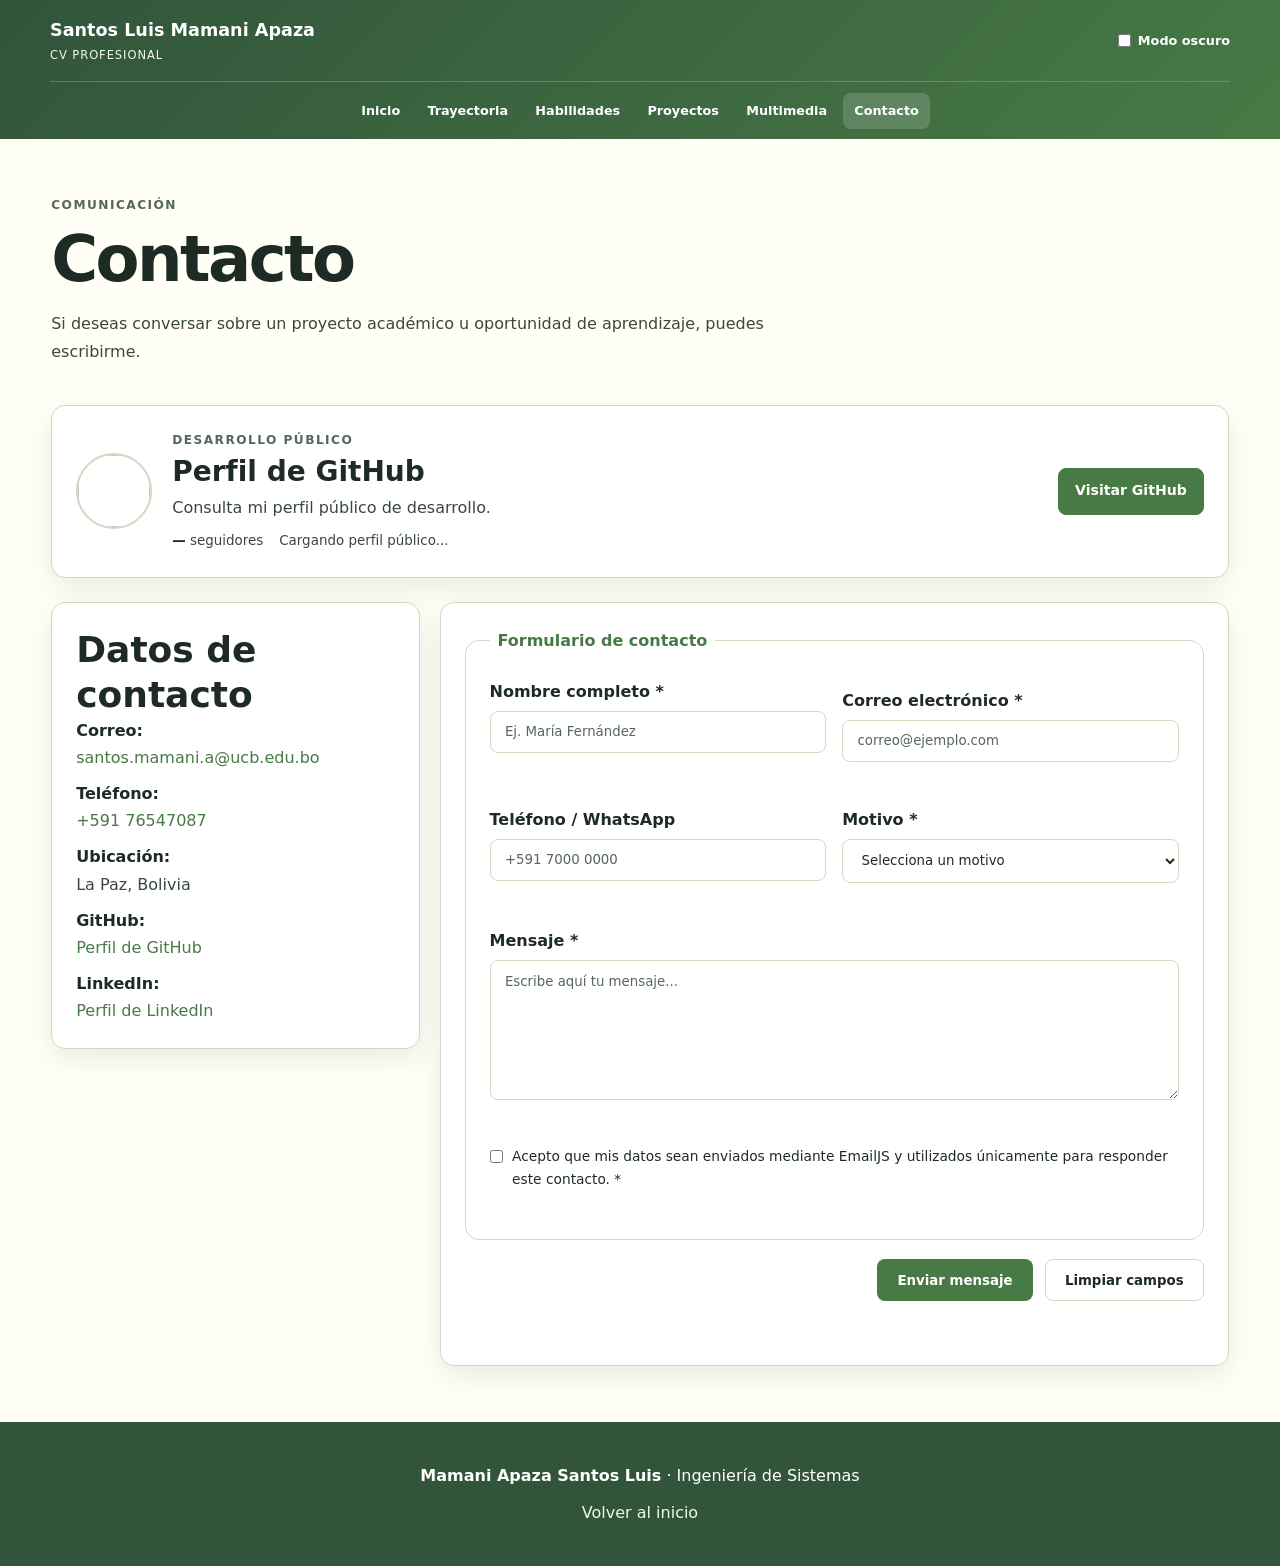
<file: contacto.html>
<!DOCTYPE html>
<html lang="es">
<head>
    <meta charset="UTF-8">
    <meta name="viewport" content="width=device-width, initial-scale=1.0">
    <meta name="description" content="Formulario de contacto de Santos Luis Mamani Apaza.">
    <title>Contacto | Santos Luis Mamani Apaza</title>
    <link rel="stylesheet" href="css/styles.css">
    <script type="module" src="js/main.js"></script>
</head>
<body>
    <a class="skip-link" href="#contenido">Saltar al contenido principal</a>
    <header class="page-header">
        <div class="page-header__top">
            <a class="page-brand" href="index.html">Santos Luis Mamani Apaza <span>CV profesional</span></a>
            <label class="page-theme-toggle" for="theme-toggle">
                <input id="theme-toggle" type="checkbox" aria-label="Cambiar entre modo claro y oscuro">
                <span>Modo oscuro</span>
            </label>
        </div>
        <button class="menu-toggle" type="button" aria-controls="primary-navigation" aria-expanded="false" aria-label="Abrir menú de navegación">
            <span></span><span></span><span></span>
        </button>
        <nav class="page-nav" id="primary-navigation" aria-label="Navegación principal">
            <a href="index.html">Inicio</a>
            <a href="trayectoria.html">Trayectoria</a>
            <a href="habilidades.html">Habilidades</a>
            <a href="proyectos.html">Proyectos</a>
            <a href="multimedia.html">Multimedia</a>
            <a class="active" href="contacto.html" aria-current="page">Contacto</a>
        </nav>
    </header>

    <main id="contenido" class="page-main">
        <header class="page-title">
            <p class="section-kicker">Comunicación</p>
            <h1>Contacto</h1>
            <p>Si deseas conversar sobre un proyecto académico u oportunidad de aprendizaje, puedes escribirme.</p>
        </header>

        <section class="github-profile card" data-github-profile aria-labelledby="github-profile-title">
            <img class="github-profile__avatar" data-profile-avatar alt="" width="76" height="76" hidden>
            <div class="github-profile__content">
                <p class="section-kicker">Desarrollo público</p>
                <h2 id="github-profile-title">Perfil de GitHub</h2>
                <p class="github-profile__bio" data-profile-bio>Consulta mi perfil público de desarrollo.</p>
                <p class="github-profile__stats">
                    <span><strong data-profile-followers>—</strong> seguidores</span>
                    <span class="github-profile__status" data-profile-status role="status" aria-live="polite">Cargando perfil público...</span>
                </p>
            </div>
            <div class="github-profile__actions">
                <a class="button-link" data-profile-link href="https://github.com/SantosMamani14" target="_blank" rel="noopener noreferrer">Visitar GitHub</a>
                <button class="button-link button-link--secondary" data-profile-retry type="button" hidden>Reintentar</button>
            </div>
        </section>

        <section class="contact-layout" aria-label="Datos y formulario de contacto">
            <address class="card contact-details">
                <h2>Datos de contacto</h2>
                <p><strong>Correo:</strong><br><a href="mailto:santos.mamani.a@ucb.edu.bo">santos.mamani.a@ucb.edu.bo</a></p>
                <p><strong>Teléfono:</strong><br><a href="tel:+59176547087">+591 76547087</a></p>
                <p><strong>Ubicación:</strong><br>La Paz, Bolivia</p>
                <p><strong>GitHub:</strong><br><a href="https://github.com/SantosMamani14" target="_blank" rel="noopener noreferrer">Perfil de GitHub</a></p>
                <p><strong>LinkedIn:</strong><br><a href="https://www.linkedin.com/in/santos-luis-mamani-apaza-986040380" target="_blank" rel="noopener noreferrer">Perfil de LinkedIn</a></p>
            </address>

            <form class="card contact-form" id="contact-form" action="#" method="post" novalidate>
                <fieldset>
                    <legend>Formulario de contacto</legend>
                    <div class="form-grid">
                        <p>
                            <label for="nombre">Nombre completo *</label>
                            <input id="nombre" name="nombre" type="text" required minlength="3" maxlength="60" placeholder="Ej. María Fernández" aria-describedby="nombre-error">
                            <span class="field-error" id="nombre-error" aria-live="polite"></span>
                        </p>
                        <p>
                            <label for="email">Correo electrónico *</label>
                            <input id="email" name="email" type="email" required placeholder="correo@ejemplo.com" aria-describedby="email-error">
                            <span class="field-error" id="email-error" aria-live="polite"></span>
                        </p>
                        <p>
                            <label for="telefono">Teléfono / WhatsApp</label>
                            <input id="telefono" name="telefono" type="tel" pattern="(\+591|591)? ?[67][0-9]{3} ?[0-9]{4}" placeholder="+591 7000 0000" aria-describedby="telefono-error">
                            <span class="field-error" id="telefono-error" aria-live="polite"></span>
                        </p>
                        <p>
                            <label for="motivo">Motivo *</label>
                            <select id="motivo" name="motivo" required aria-describedby="motivo-error">
                                <option value="" disabled selected>Selecciona un motivo</option>
                                <option>Oferta laboral / práctica</option>
                                <option>Consulta sobre un proyecto</option>
                                <option>Tema académico</option>
                                <option>Otro</option>
                            </select>
                            <span class="field-error" id="motivo-error" aria-live="polite"></span>
                        </p>
                        <p class="form-field--full">
                            <label for="mensaje">Mensaje *</label>
                            <textarea id="mensaje" name="mensaje" rows="6" required minlength="10" placeholder="Escribe aquí tu mensaje..." aria-describedby="mensaje-error"></textarea>
                            <span class="field-error" id="mensaje-error" aria-live="polite"></span>
                        </p>
                        <p class="check-field">
                            <input id="aceptar" name="aceptar" type="checkbox" required aria-describedby="aceptar-error">
                            <label for="aceptar">Acepto que mis datos sean enviados mediante EmailJS y utilizados únicamente para responder este contacto. *</label>
                            <span class="field-error" id="aceptar-error" aria-live="polite"></span>
                        </p>
                    </div>
                </fieldset>
                <div class="form-actions">
                    <button type="submit">Enviar mensaje</button>
                    <button type="reset" class="button--secondary">Limpiar campos</button>
                </div>
                <p class="form-status" id="form-status" role="status" aria-live="polite" tabindex="-1"></p>
            </form>
        </section>

        <dialog class="alert-dialog" id="form-alert" aria-labelledby="form-alert-title" aria-describedby="form-alert-message">
            <span class="alert-dialog__icon" data-alert-icon aria-hidden="true">✓</span>
            <p class="section-kicker">Formulario de contacto</p>
            <h2 id="form-alert-title" data-alert-title>Formulario validado</h2>
            <p id="form-alert-message" data-alert-message></p>
            <button class="alert-dialog__button" type="button" data-alert-close>Entendido</button>
        </dialog>
    </main>

    <footer class="site-footer">
        <p><strong>Mamani Apaza Santos Luis</strong> · Ingeniería de Sistemas</p>
        <a href="index.html">Volver al inicio</a>
    </footer>
</body>
</html>
</file>
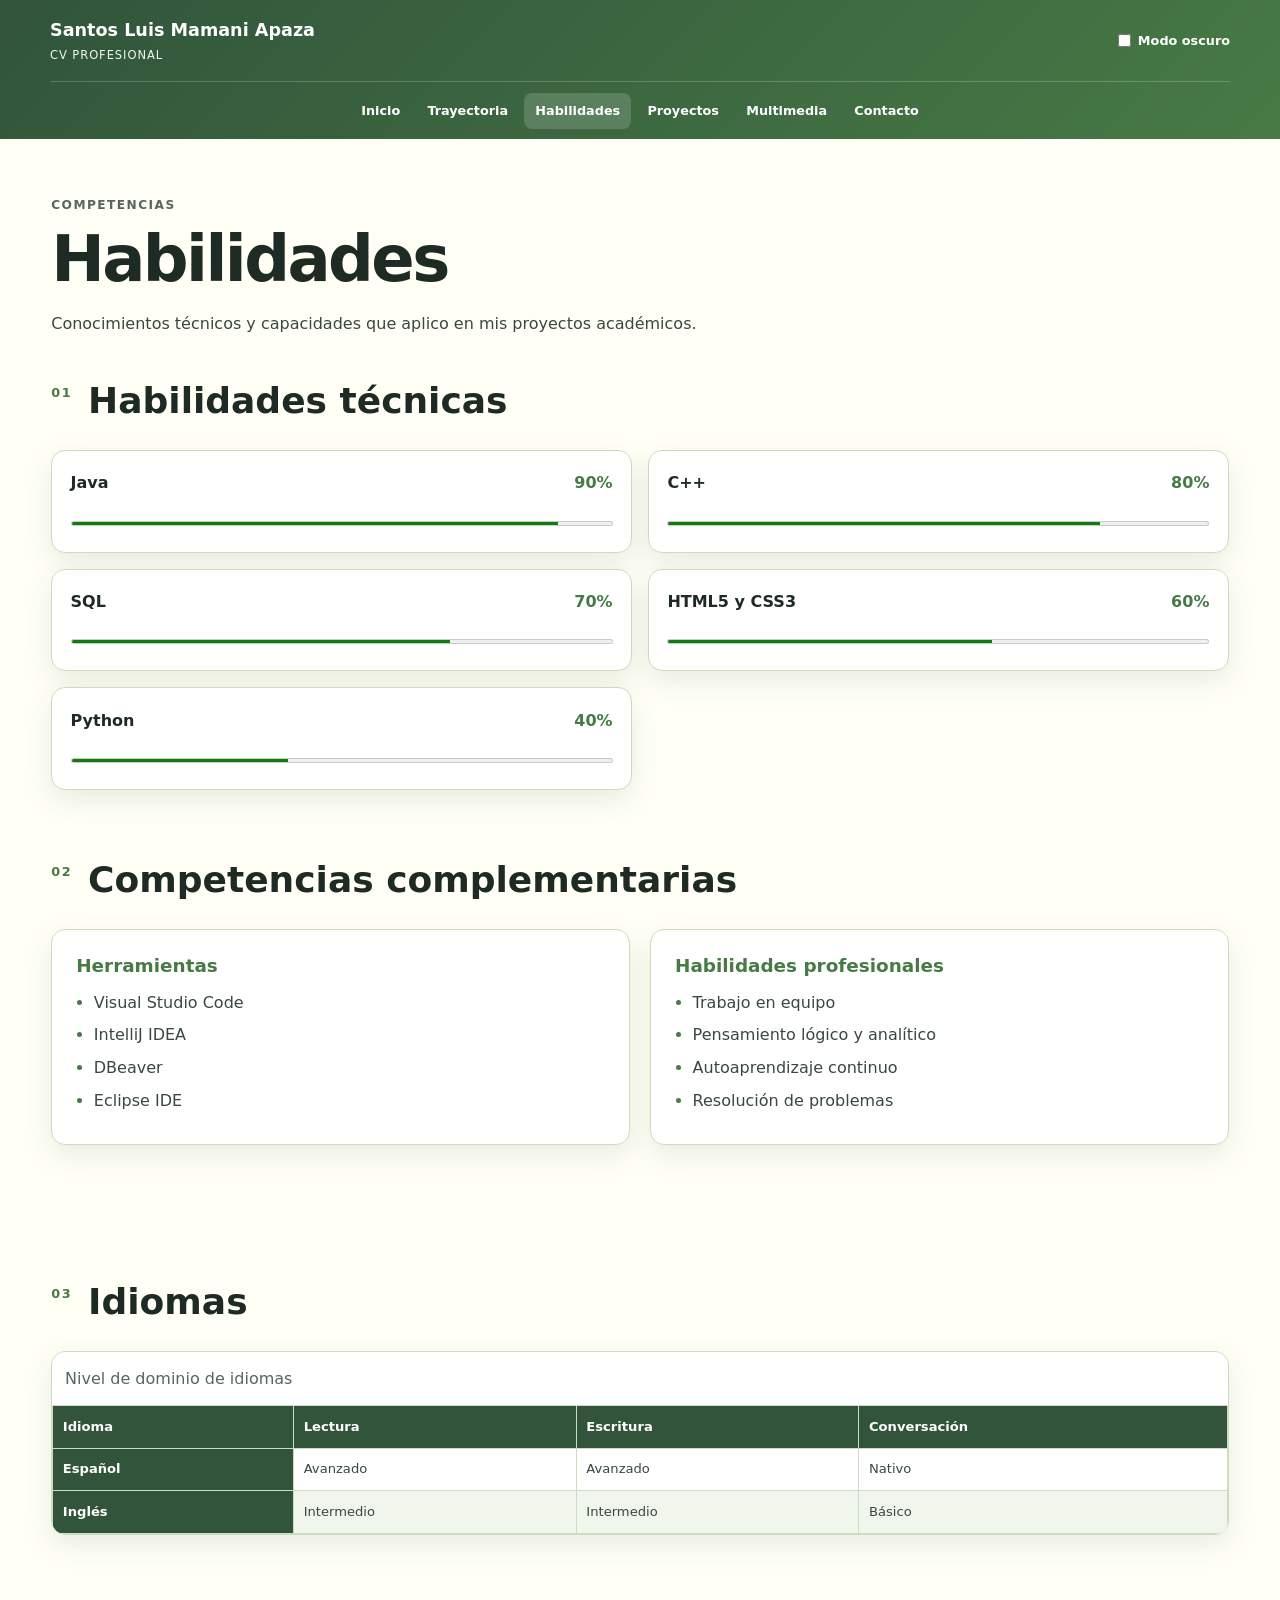
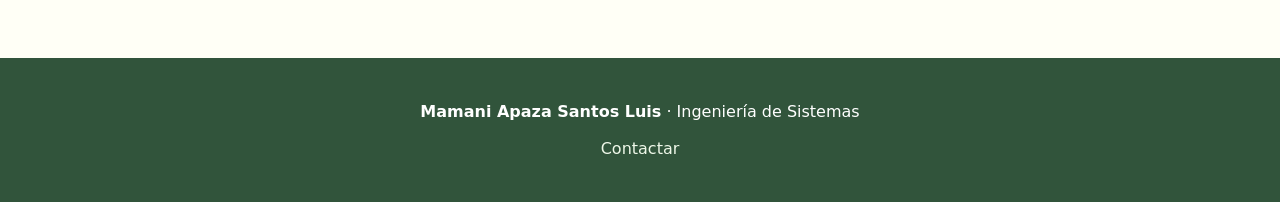
<file: habilidades.html>
<!DOCTYPE html>
<html lang="es">
<head>
    <meta charset="UTF-8">
    <meta name="viewport" content="width=device-width, initial-scale=1.0">
    <meta name="description" content="Habilidades técnicas y profesionales de Santos Luis Mamani Apaza.">
    <title>Habilidades | Santos Luis Mamani Apaza</title>
    <link rel="stylesheet" href="css/styles.css">
    <script type="module" src="js/main.js"></script>
</head>
<body>
    <a class="skip-link" href="#contenido">Saltar al contenido principal</a>
    <header class="page-header">
        <div class="page-header__top">
            <a class="page-brand" href="index.html">Santos Luis Mamani Apaza <span>CV profesional</span></a>
            <label class="page-theme-toggle" for="theme-toggle">
                <input id="theme-toggle" type="checkbox" aria-label="Cambiar entre modo claro y oscuro">
                <span>Modo oscuro</span>
            </label>
        </div>
        <button class="menu-toggle" type="button" aria-controls="primary-navigation" aria-expanded="false" aria-label="Abrir menú de navegación">
            <span></span><span></span><span></span>
        </button>
        <nav class="page-nav" id="primary-navigation" aria-label="Navegación principal">
            <a href="index.html">Inicio</a>
            <a href="trayectoria.html">Trayectoria</a>
            <a class="active" href="habilidades.html" aria-current="page">Habilidades</a>
            <a href="proyectos.html">Proyectos</a>
            <a href="multimedia.html">Multimedia</a>
            <a href="contacto.html">Contacto</a>
        </nav>
    </header>

    <main id="contenido" class="page-main">
        <header class="page-title">
            <p class="section-kicker">Competencias</p>
            <h1>Habilidades</h1>
            <p>Conocimientos técnicos y capacidades que aplico en mis proyectos académicos.</p>
        </header>

        <section id="tecnicas" aria-labelledby="tecnicas-title">
            <div class="section-heading">
                <span class="section-number">01</span>
                <h2 id="tecnicas-title">Habilidades técnicas</h2>
            </div>
            <div class="skills-grid">
                <article class="skill"><div><span>Java</span><strong>90%</strong></div><meter min="0" max="100" value="90" aria-label="Java 90 por ciento"></meter></article>
                <article class="skill"><div><span>C++</span><strong>80%</strong></div><meter min="0" max="100" value="80" aria-label="C++ 80 por ciento"></meter></article>
                <article class="skill"><div><span>SQL</span><strong>70%</strong></div><meter min="0" max="100" value="70" aria-label="SQL 70 por ciento"></meter></article>
                <article class="skill"><div><span>HTML5 y CSS3</span><strong>60%</strong></div><meter min="0" max="100" value="60" aria-label="HTML5 y CSS3 60 por ciento"></meter></article>
                <article class="skill"><div><span>Python</span><strong>40%</strong></div><meter min="0" max="100" value="40" aria-label="Python 40 por ciento"></meter></article>
            </div>
        </section>

        <section class="section section--compact" aria-labelledby="complementarias-title">
            <div class="section-heading">
                <span class="section-number">02</span>
                <h2 id="complementarias-title">Competencias complementarias</h2>
            </div>
            <div class="two-columns">
                <article class="card">
                    <h3>Herramientas</h3>
                    <ul class="clean-list">
                        <li>Visual Studio Code</li><li>IntelliJ IDEA</li><li>DBeaver</li><li>Eclipse IDE</li>
                    </ul>
                </article>
                <article class="card">
                    <h3>Habilidades profesionales</h3>
                    <ul class="clean-list">
                        <li>Trabajo en equipo</li><li>Pensamiento lógico y analítico</li><li>Autoaprendizaje continuo</li><li>Resolución de problemas</li>
                    </ul>
                </article>
            </div>
        </section>

        <section class="section section--compact" aria-labelledby="idiomas-title">
            <div class="section-heading">
                <span class="section-number">03</span>
                <h2 id="idiomas-title">Idiomas</h2>
            </div>
            <div class="table-wrap">
                <table>
                    <caption>Nivel de dominio de idiomas</caption>
                    <thead><tr><th scope="col">Idioma</th><th scope="col">Lectura</th><th scope="col">Escritura</th><th scope="col">Conversación</th></tr></thead>
                    <tbody><tr><th scope="row">Español</th><td>Avanzado</td><td>Avanzado</td><td>Nativo</td></tr><tr><th scope="row">Inglés</th><td>Intermedio</td><td>Intermedio</td><td>Básico</td></tr></tbody>
                </table>
            </div>
        </section>
    </main>

    <footer class="site-footer">
        <p><strong>Mamani Apaza Santos Luis</strong> · Ingeniería de Sistemas</p>
        <a href="contacto.html">Contactar</a>
    </footer>
</body>
</html>
</file>
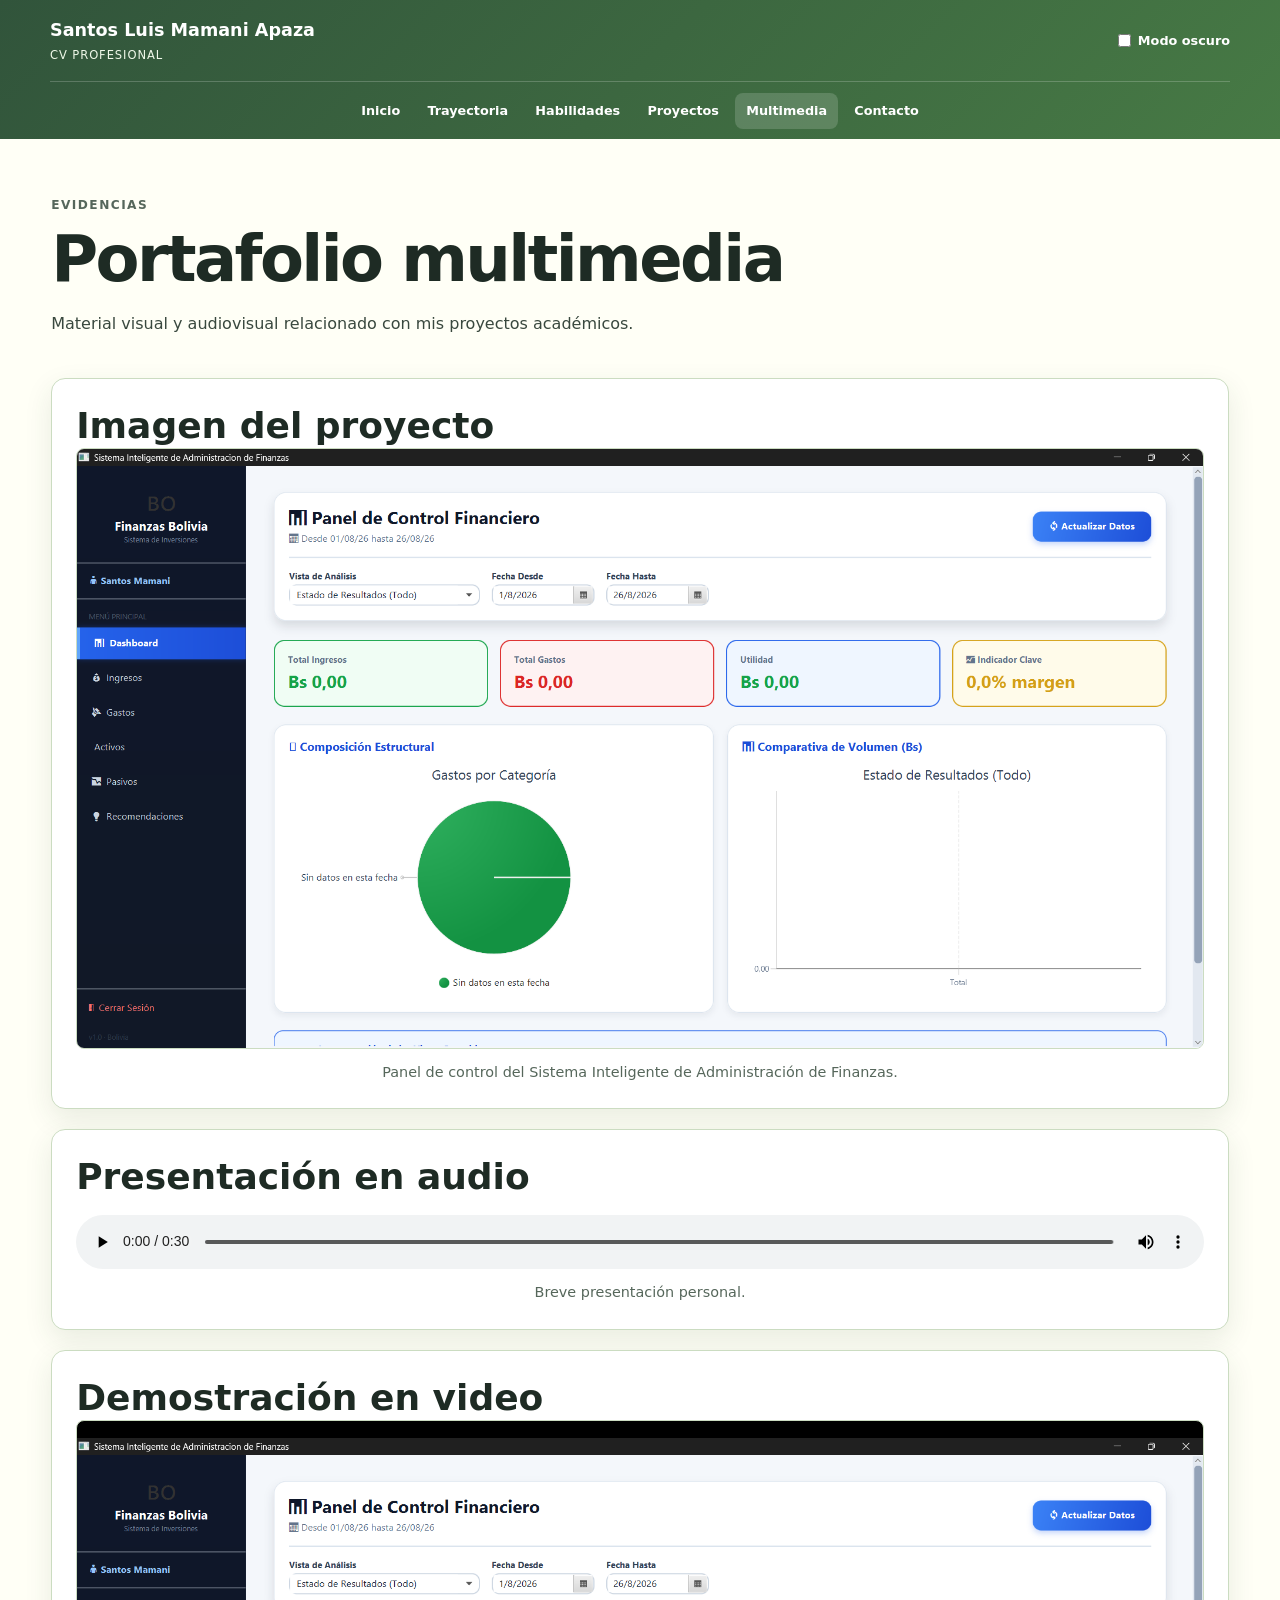
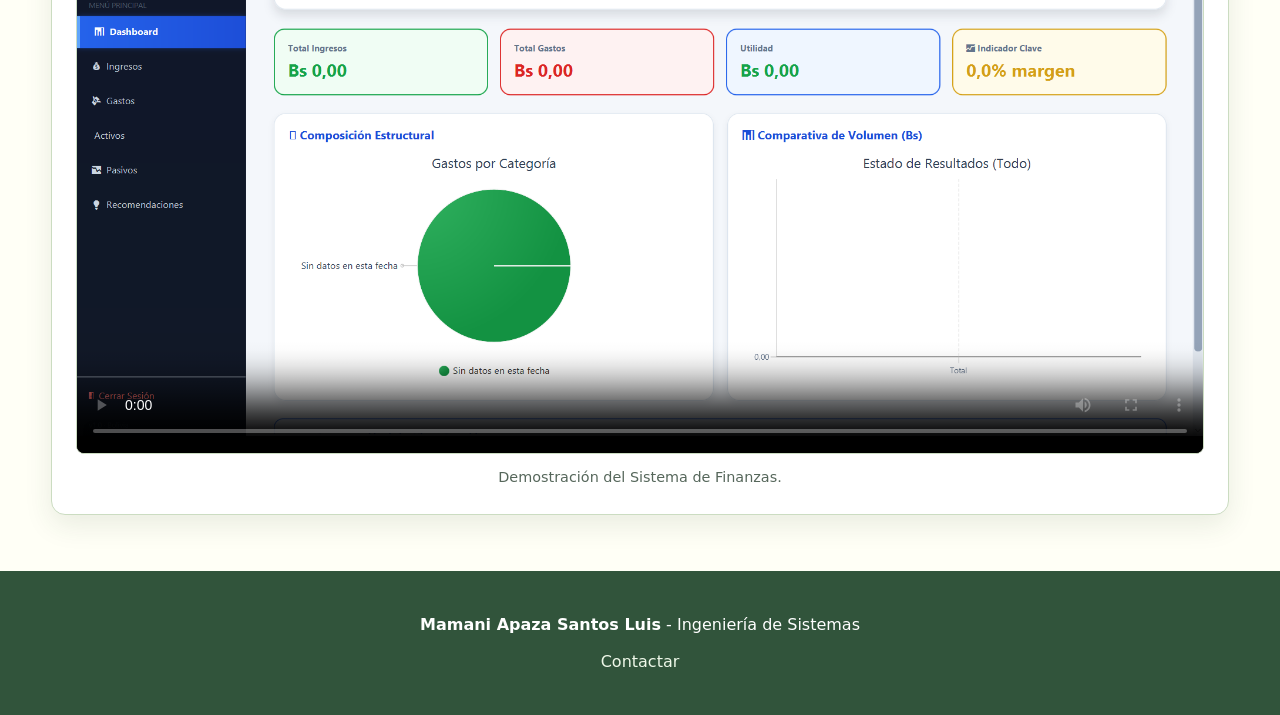
<file: multimedia.html>
<!DOCTYPE html>
<html lang="es">
<head>
    <meta charset="UTF-8">
    <meta name="viewport" content="width=device-width, initial-scale=1.0">
    <meta name="description" content="Evidencias multimedia del portafolio de Santos Luis Mamani Apaza.">
    <title>Multimedia | Santos Luis Mamani Apaza</title>
    <link rel="stylesheet" href="css/styles.css">
    <script type="module" src="js/main.js"></script>
</head>
<body>
    <a class="skip-link" href="#contenido">Saltar al contenido principal</a>
    <header class="page-header">
        <div class="page-header__top">
            <a class="page-brand" href="index.html">Santos Luis Mamani Apaza <span>CV profesional</span></a>
            <label class="page-theme-toggle" for="theme-toggle">
                <input id="theme-toggle" type="checkbox" aria-label="Cambiar entre modo claro y oscuro">
                <span>Modo oscuro</span>
            </label>
        </div>
        <button class="menu-toggle" type="button" aria-controls="primary-navigation" aria-expanded="false" aria-label="Abrir menú de navegación">
            <span></span><span></span><span></span>
        </button>
        <nav class="page-nav" id="primary-navigation" aria-label="Navegacion principal">
            <a href="index.html">Inicio</a>
            <a href="trayectoria.html">Trayectoria</a>
            <a href="habilidades.html">Habilidades</a>
            <a href="proyectos.html">Proyectos</a>
            <a class="active" href="multimedia.html" aria-current="page">Multimedia</a>
            <a href="contacto.html">Contacto</a>
        </nav>
    </header>

    <main id="contenido" class="page-main">
        <header class="page-title">
            <p class="section-kicker">Evidencias</p>
            <h1>Portafolio multimedia</h1>
            <p>Material visual y audiovisual relacionado con mis proyectos académicos.</p>
        </header>

        <section class="media-grid media-grid--portfolio" id="recursos-multimedia" aria-label="Recursos multimedia">
            <article class="card media-card">
                <h2>Imagen del proyecto</h2>
                <figure>
                    <img src="assets/images/sistema-finanzas.png" alt="Captura del panel de control del Sistema Inteligente de Administración de Finanzas" loading="lazy">
                    <figcaption>Panel de control del Sistema Inteligente de Administración de Finanzas.</figcaption>
                </figure>
            </article>

            <article class="card media-card">
                <h2>Presentación en audio</h2>
                <figure>
                    <audio controls preload="metadata" aria-label="Presentación en audio de Santos Luis Mamani Apaza">
                        <source src="assets/audio/presentacion.mp3" type="audio/mpeg">
                        Tu navegador no soporta audio HTML5.
                    </audio>
                    <figcaption>Breve presentación personal.</figcaption>
                </figure>
            </article>

            <article class="card media-card">
                <h2>Demostración en video</h2>
                <figure>
                    <video controls poster="assets/images/sistema-finanzas.png" preload="metadata" aria-label="Video de demostración del proyecto">
                        <source src="assets/video/proyecto.mp4" type="video/mp4">
                        Tu navegador no soporta video HTML5.
                    </video>
                    <figcaption>Demostración del Sistema de Finanzas.</figcaption>
                </figure>
            </article>
        </section>
    </main>

    <footer class="site-footer">
        <p><strong>Mamani Apaza Santos Luis</strong> - Ingeniería de Sistemas</p>
        <a href="contacto.html">Contactar</a>
    </footer>
</body>
</html>
</file>
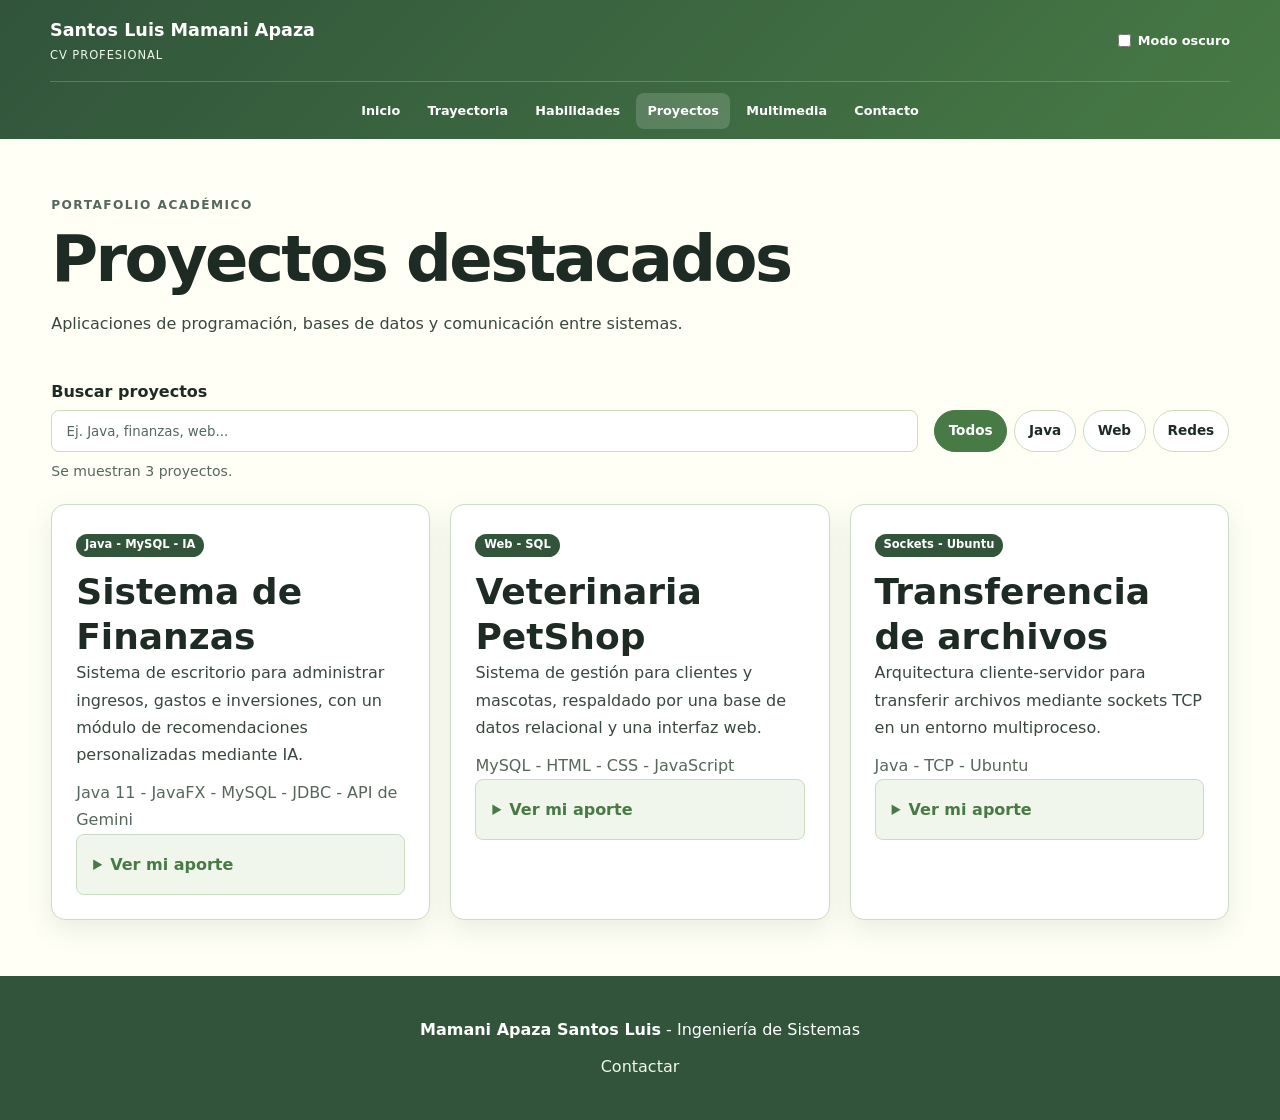
<file: proyectos.html>
<!DOCTYPE html>
<html lang="es">
<head>
    <meta charset="UTF-8">
    <meta name="viewport" content="width=device-width, initial-scale=1.0">
    <meta name="description" content="Portafolio de proyectos académicos de Santos Luis Mamani Apaza.">
    <title>Proyectos | Santos Luis Mamani Apaza</title>
    <link rel="stylesheet" href="css/styles.css">
    <script type="module" src="js/main.js"></script>
</head>
<body>
    <a class="skip-link" href="#contenido">Saltar al contenido principal</a>
    <header class="page-header">
        <div class="page-header__top">
            <a class="page-brand" href="index.html">Santos Luis Mamani Apaza <span>CV profesional</span></a>
            <label class="page-theme-toggle" for="theme-toggle">
                <input id="theme-toggle" type="checkbox" aria-label="Cambiar entre modo claro y oscuro">
                <span>Modo oscuro</span>
            </label>
        </div>
        <button class="menu-toggle" type="button" aria-controls="primary-navigation" aria-expanded="false" aria-label="Abrir menú de navegación">
            <span></span><span></span><span></span>
        </button>
        <nav class="page-nav" id="primary-navigation" aria-label="Navegacion principal">
            <a href="index.html">Inicio</a>
            <a href="trayectoria.html">Trayectoria</a>
            <a href="habilidades.html">Habilidades</a>
            <a class="active" href="proyectos.html" aria-current="page">Proyectos</a>
            <a href="multimedia.html">Multimedia</a>
            <a href="contacto.html">Contacto</a>
        </nav>
    </header>

    <main id="contenido" class="page-main">
        <header class="page-title">
            <p class="section-kicker">Portafolio académico</p>
            <h1>Proyectos destacados</h1>
            <p>Aplicaciones de programación, bases de datos y comunicación entre sistemas.</p>
        </header>

        <section class="project-tools" aria-label="Buscar y filtrar proyectos">
            <label class="project-search" for="project-search">Buscar proyectos
                <input id="project-search" type="search" placeholder="Ej. Java, finanzas, web..." autocomplete="off">
            </label>
            <div class="project-filters" role="group" aria-label="Filtrar proyectos por categoría">
                <button type="button" class="filter-button is-active" data-filter="all" aria-pressed="true">Todos</button>
                <button type="button" class="filter-button" data-filter="java" aria-pressed="false">Java</button>
                <button type="button" class="filter-button" data-filter="web" aria-pressed="false">Web</button>
                <button type="button" class="filter-button" data-filter="networking" aria-pressed="false">Redes</button>
            </div>
            <p id="project-count" class="project-count" role="status" aria-live="polite">Se muestran 3 proyectos.</p>
        </section>

        <section class="project-grid project-grid--featured" id="project-list" aria-label="Proyectos destacados">
            <article class="card project-card" data-category="java" data-search="sistema finanzas java mysql ia inversiones">
                <span class="tag">Java - MySQL - IA</span>
                <h2>Sistema de Finanzas</h2>
                <p>Sistema de escritorio para administrar ingresos, gastos e inversiones, con un módulo de recomendaciones personalizadas mediante IA.</p>
                <p class="muted">Java 11 - JavaFX - MySQL - JDBC - API de Gemini</p>
                <details>
                    <summary>Ver mi aporte</summary>
                    <p>Participé en el desarrollo orientado a objetos y en el almacenamiento de información en SQL.</p>
                </details>
            </article>

            <article class="card project-card" data-category="web" data-search="veterinaria petshop web sql mysql clientes mascotas">
                <span class="tag">Web - SQL</span>
                <h2>Veterinaria PetShop</h2>
                <p>Sistema de gestión para clientes y mascotas, respaldado por una base de datos relacional y una interfaz web.</p>
                <p class="muted">MySQL - HTML - CSS - JavaScript</p>
                <details>
                    <summary>Ver mi aporte</summary>
                    <p>Diseñé la base de datos y organicé la información de clientes, mascotas y servicios.</p>
                </details>
            </article>

            <article class="card project-card" data-category="networking" data-search="transferencia archivos sockets ubuntu java tcp">
                <span class="tag">Sockets - Ubuntu</span>
                <h2>Transferencia de archivos</h2>
                <p>Arquitectura cliente-servidor para transferir archivos mediante sockets TCP en un entorno multiproceso.</p>
                <p class="muted">Java - TCP - Ubuntu</p>
                <details>
                    <summary>Ver mi aporte</summary>
                    <p>Trabajé en la documentación y el diseño de la solución cliente-servidor.</p>
                </details>
            </article>
        </section>
    </main>

    <footer class="site-footer">
        <p><strong>Mamani Apaza Santos Luis</strong> - Ingeniería de Sistemas</p>
        <a href="contacto.html">Contactar</a>
    </footer>
</body>
</html>
</file>
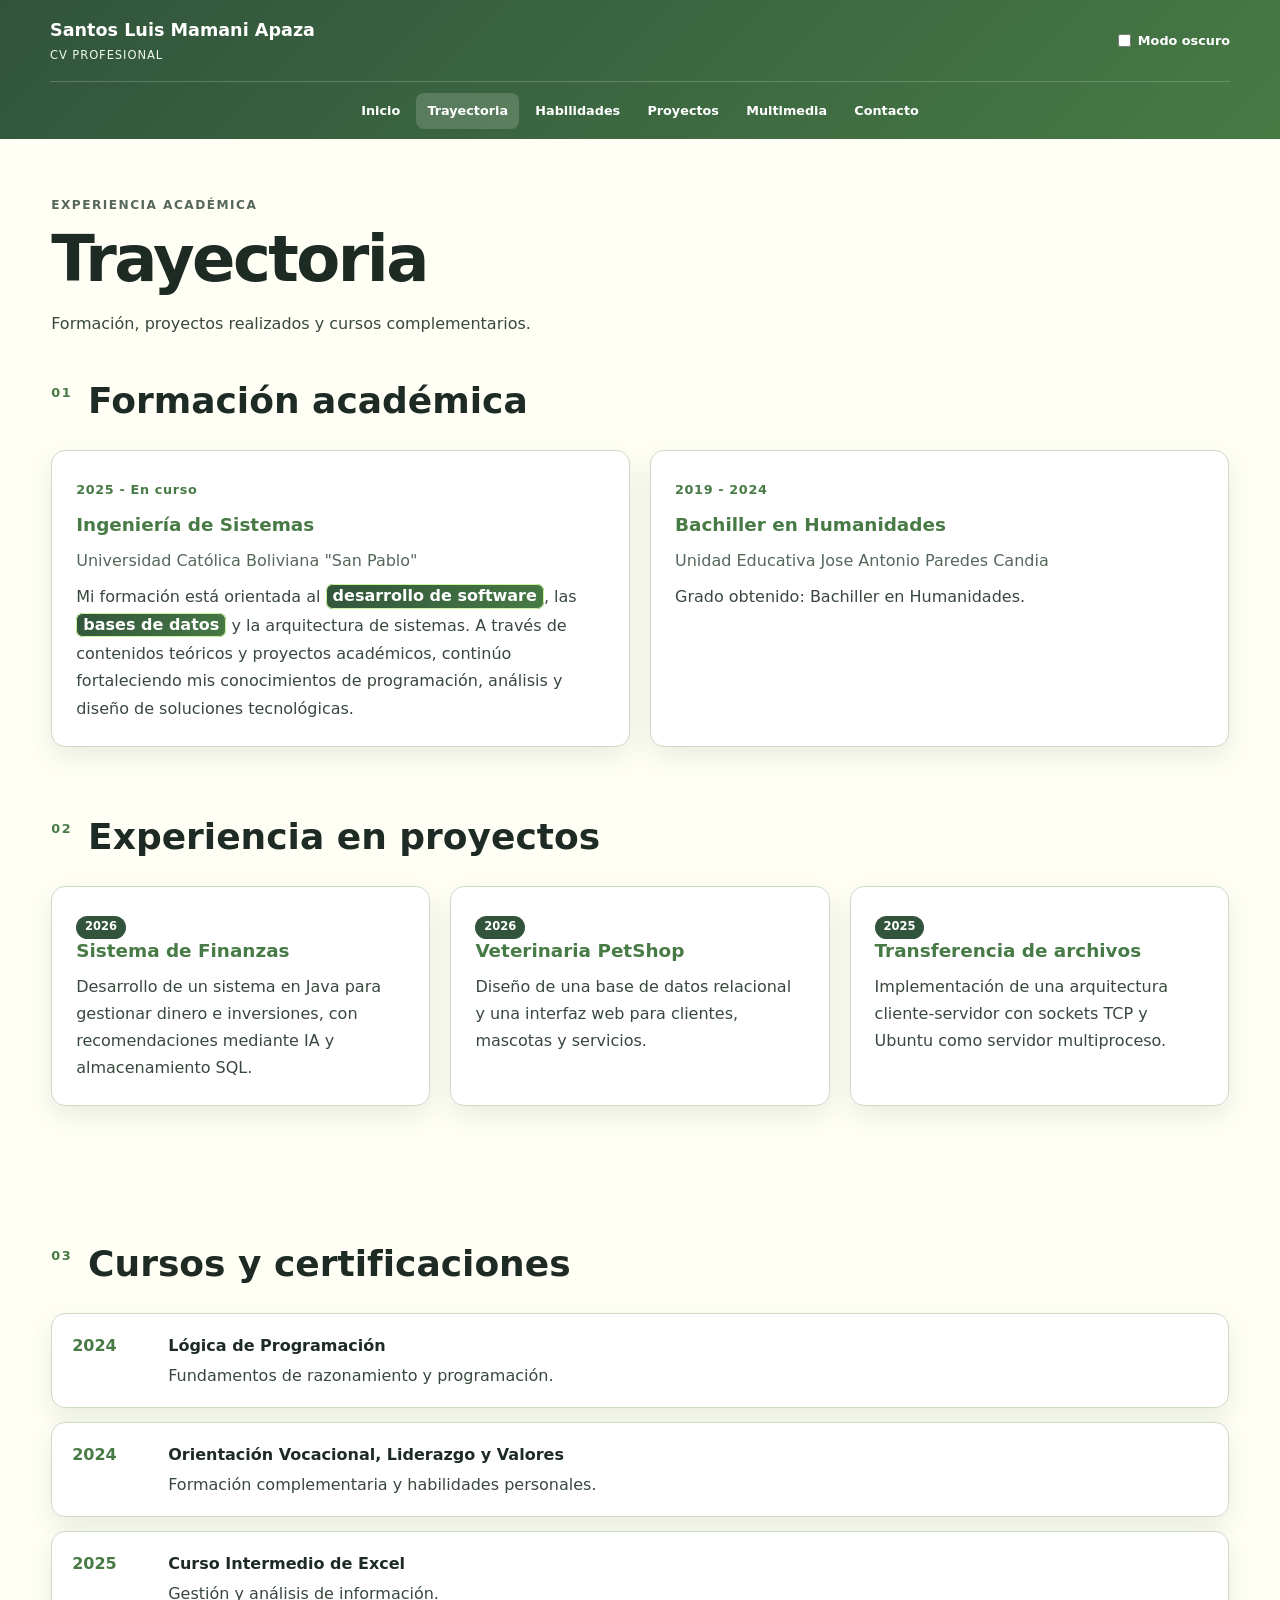
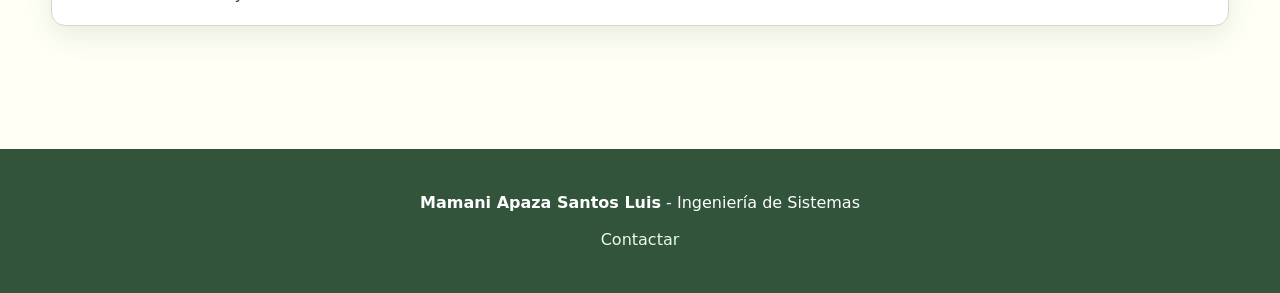
<file: trayectoria.html>
<!DOCTYPE html>
<html lang="es">
<head>
    <meta charset="UTF-8">
    <meta name="viewport" content="width=device-width, initial-scale=1.0">
    <meta name="description" content="Formación académica, experiencia y certificaciones de Santos Luis Mamani Apaza.">
    <title>Trayectoria | Santos Luis Mamani Apaza</title>
    <link rel="stylesheet" href="css/styles.css">
    <script type="module" src="js/main.js"></script>
</head>
<body>
    <a class="skip-link" href="#contenido">Saltar al contenido principal</a>
    <header class="page-header">
        <div class="page-header__top">
            <a class="page-brand" href="index.html">Santos Luis Mamani Apaza <span>CV profesional</span></a>
            <label class="page-theme-toggle" for="theme-toggle">
                <input id="theme-toggle" type="checkbox" aria-label="Cambiar entre modo claro y oscuro">
                <span>Modo oscuro</span>
            </label>
        </div>
        <button class="menu-toggle" type="button" aria-controls="primary-navigation" aria-expanded="false" aria-label="Abrir menú de navegación">
            <span></span><span></span><span></span>
        </button>
        <nav class="page-nav" id="primary-navigation" aria-label="Navegación principal">
            <a href="index.html">Inicio</a>
            <a class="active" href="trayectoria.html" aria-current="page">Trayectoria</a>
            <a href="habilidades.html">Habilidades</a>
            <a href="proyectos.html">Proyectos</a>
            <a href="multimedia.html">Multimedia</a>
            <a href="contacto.html">Contacto</a>
        </nav>
    </header>

    <main id="contenido" class="page-main">
        <header class="page-title">
            <p class="section-kicker">Experiencia académica</p>
            <h1>Trayectoria</h1>
            <p>Formación, proyectos realizados y cursos complementarios.</p>
        </header>

        <section id="formacion" aria-labelledby="formacion-title">
            <div class="section-heading">
                <span class="section-number">01</span>
                <h2 id="formacion-title">Formación académica</h2>
            </div>
            <div class="timeline-grid">
                <article class="card timeline-card">
                    <span class="year">2025 - En curso</span>
                    <h3>Ingeniería de Sistemas</h3>
                    <p class="muted">Universidad Católica Boliviana "San Pablo"</p>
                    <p>Mi formación está orientada al <mark>desarrollo de software</mark>, las <mark>bases de datos</mark> y la arquitectura de sistemas. A través de contenidos teóricos y proyectos académicos, continúo fortaleciendo mis conocimientos de programación, análisis y diseño de soluciones tecnológicas.</p>
                </article>
                <article class="card timeline-card">
                    <span class="year">2019 - 2024</span>
                    <h3>Bachiller en Humanidades</h3>
                    <p class="muted">Unidad Educativa Jose Antonio Paredes Candia</p>
                    <p>Grado obtenido: Bachiller en Humanidades.</p>
                </article>
            </div>
        </section>

        <section class="section section--compact" aria-labelledby="experiencia-title">
            <div class="section-heading">
                <span class="section-number">02</span>
                <h2 id="experiencia-title">Experiencia en proyectos</h2>
            </div>
            <div class="projects-list">
                <article class="card">
                    <span class="tag">2026</span>
                    <h3>Sistema de Finanzas</h3>
                    <p>Desarrollo de un sistema en Java para gestionar dinero e inversiones, con recomendaciones mediante IA y almacenamiento SQL.</p>
                </article>
                <article class="card">
                    <span class="tag">2026</span>
                    <h3>Veterinaria PetShop</h3>
                    <p>Diseño de una base de datos relacional y una interfaz web para clientes, mascotas y servicios.</p>
                </article>
                <article class="card">
                    <span class="tag">2025</span>
                    <h3>Transferencia de archivos</h3>
                    <p>Implementación de una arquitectura cliente-servidor con sockets TCP y Ubuntu como servidor multiproceso.</p>
                </article>
            </div>
        </section>

        <section class="section section--compact" aria-labelledby="cursos-title">
            <div class="section-heading">
                <span class="section-number">03</span>
                <h2 id="cursos-title">Cursos y certificaciones</h2>
            </div>
            <ol class="course-list">
                <li>
                    <span>2024</span>
                    <div>
                        <strong>Lógica de Programación</strong>
                        <p>Fundamentos de razonamiento y programación.</p>
                    </div>
                </li>
                <li>
                    <span>2024</span>
                    <div>
                        <strong>Orientación Vocacional, Liderazgo y Valores</strong>
                        <p>Formación complementaria y habilidades personales.</p>
                    </div>
                </li>
                <li>
                    <span>2025</span>
                    <div>
                        <strong>Curso Intermedio de Excel</strong>
                        <p>Gestión y análisis de información.</p>
                    </div>
                </li>
            </ol>
        </section>
    </main>

    <footer class="site-footer">
        <p><strong>Mamani Apaza Santos Luis</strong> - Ingeniería de Sistemas</p>
        <a href="contacto.html">Contactar</a>
    </footer>
</body>
</html>
</file>
<file: css/styles.css>
@import url("./variables.css");
@import url("./base.css");
@import url("./layout.css");
@import url("./components.css");
@import url("./animations.css");
</file>
